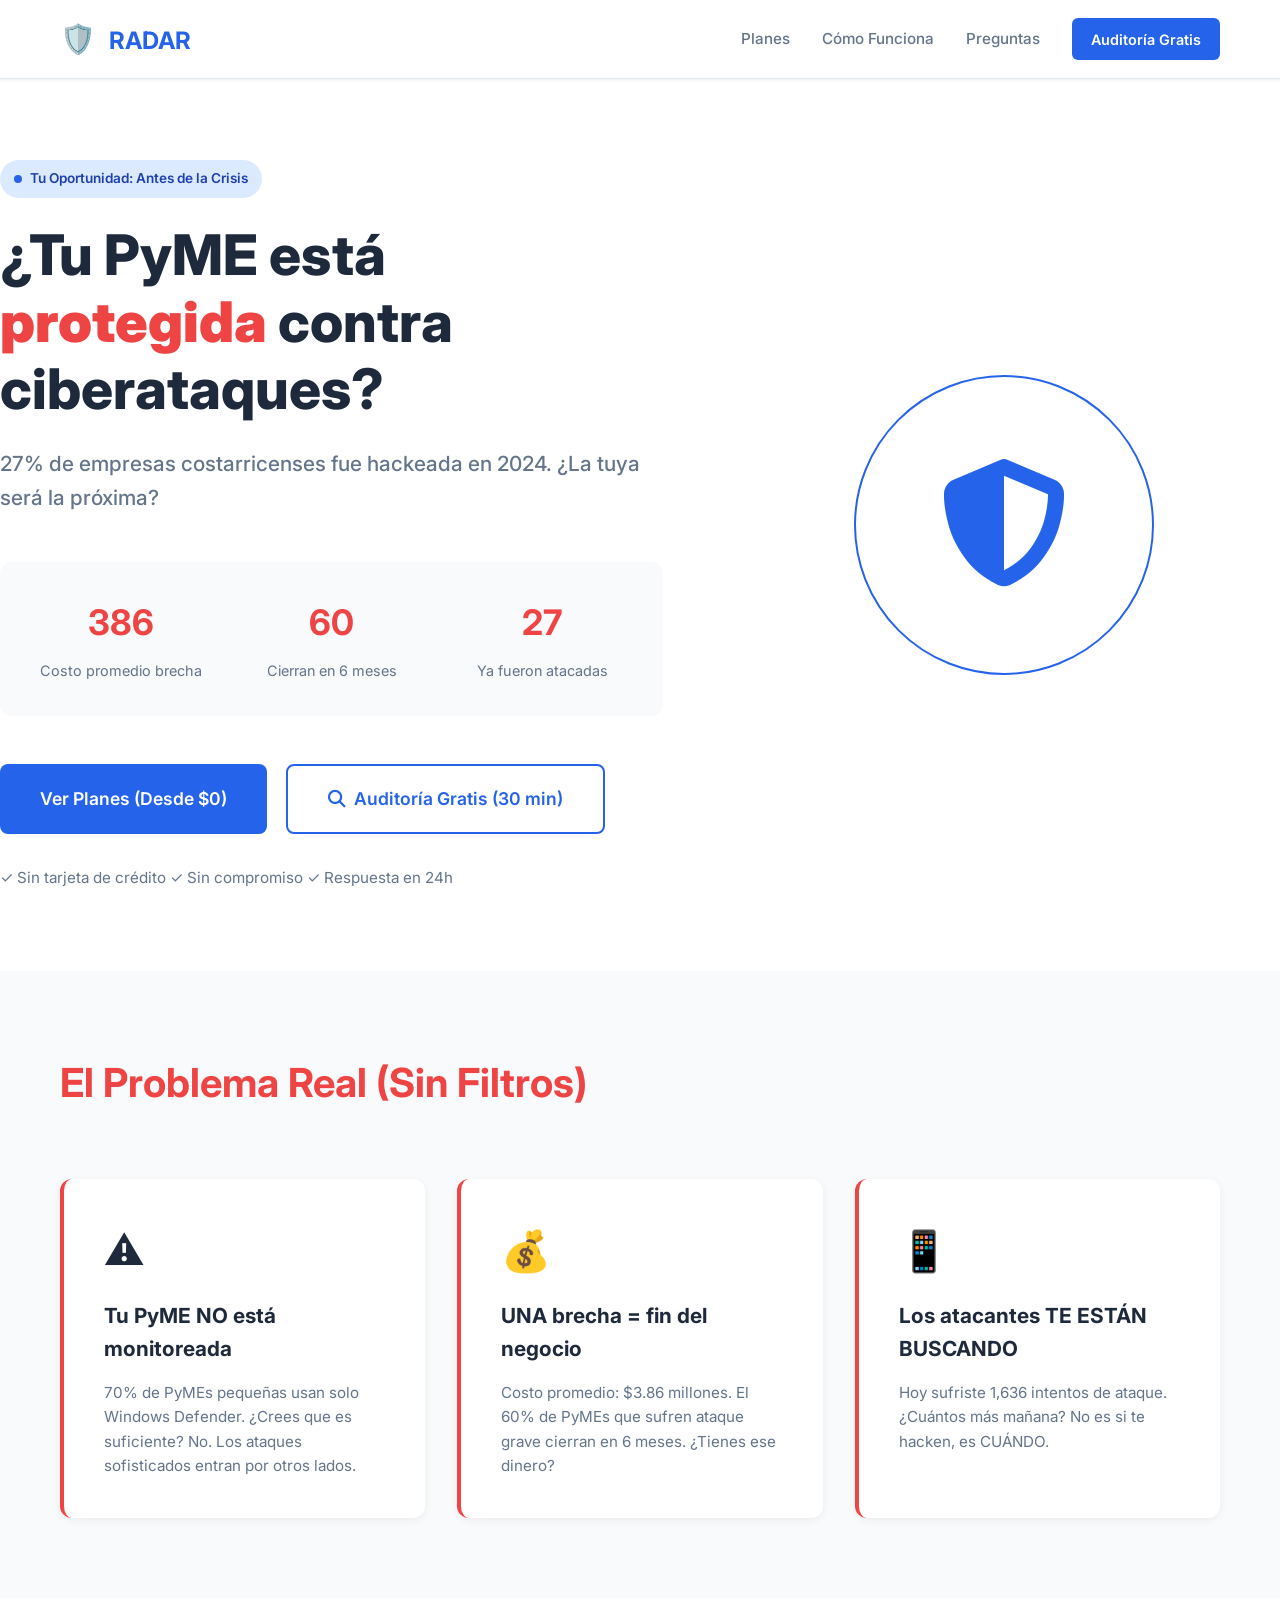
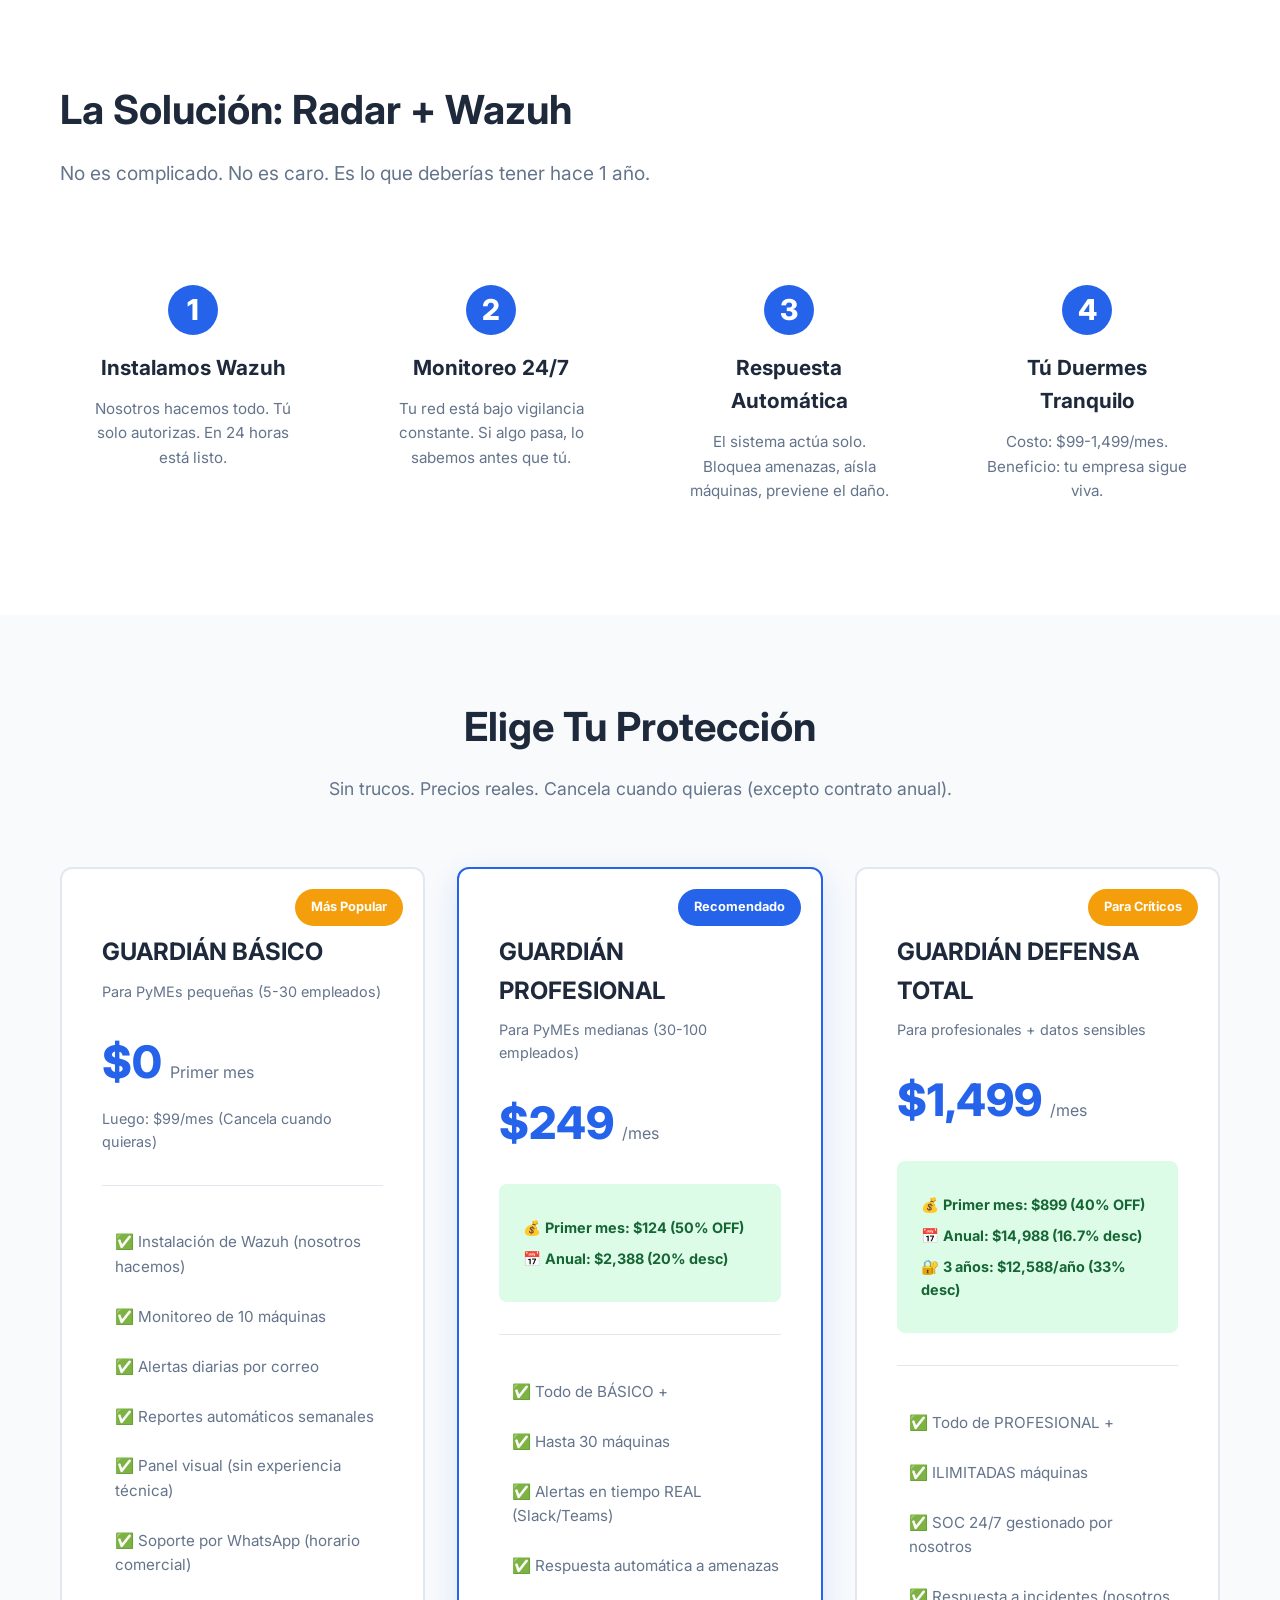
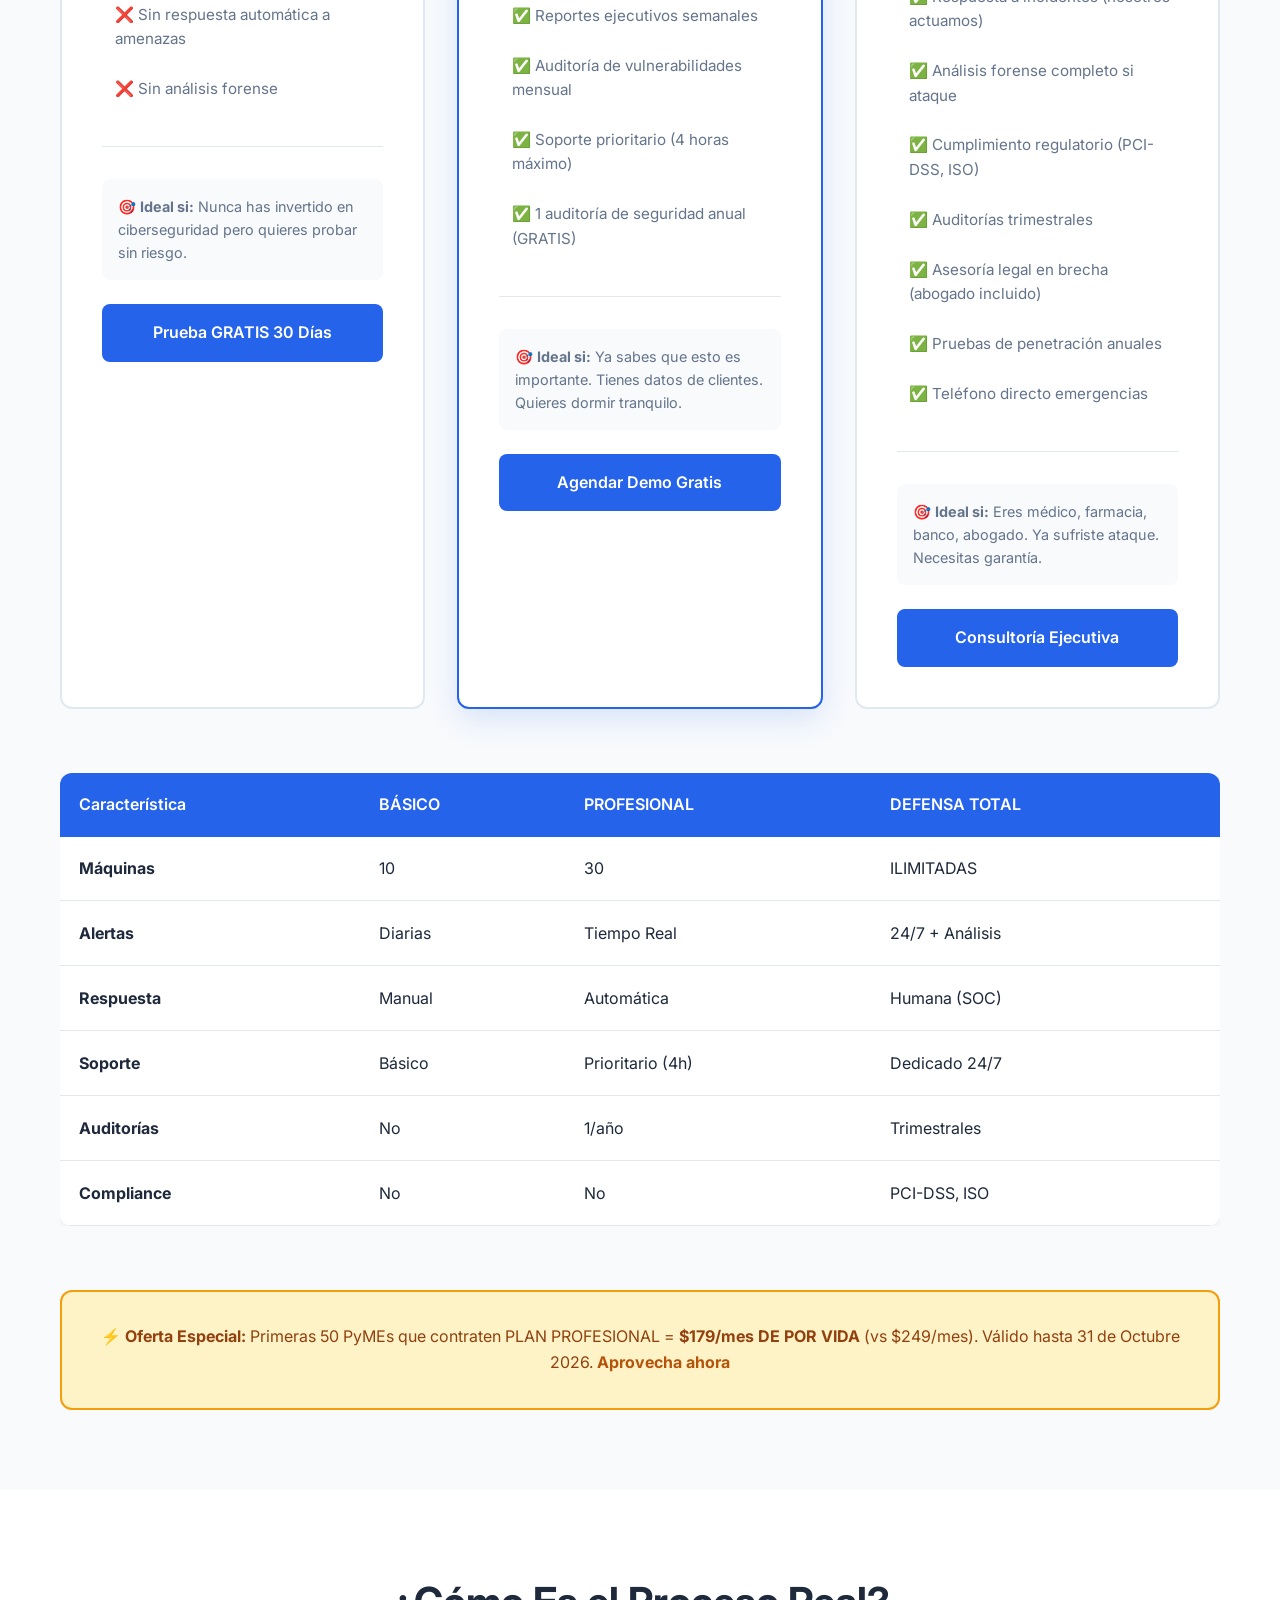
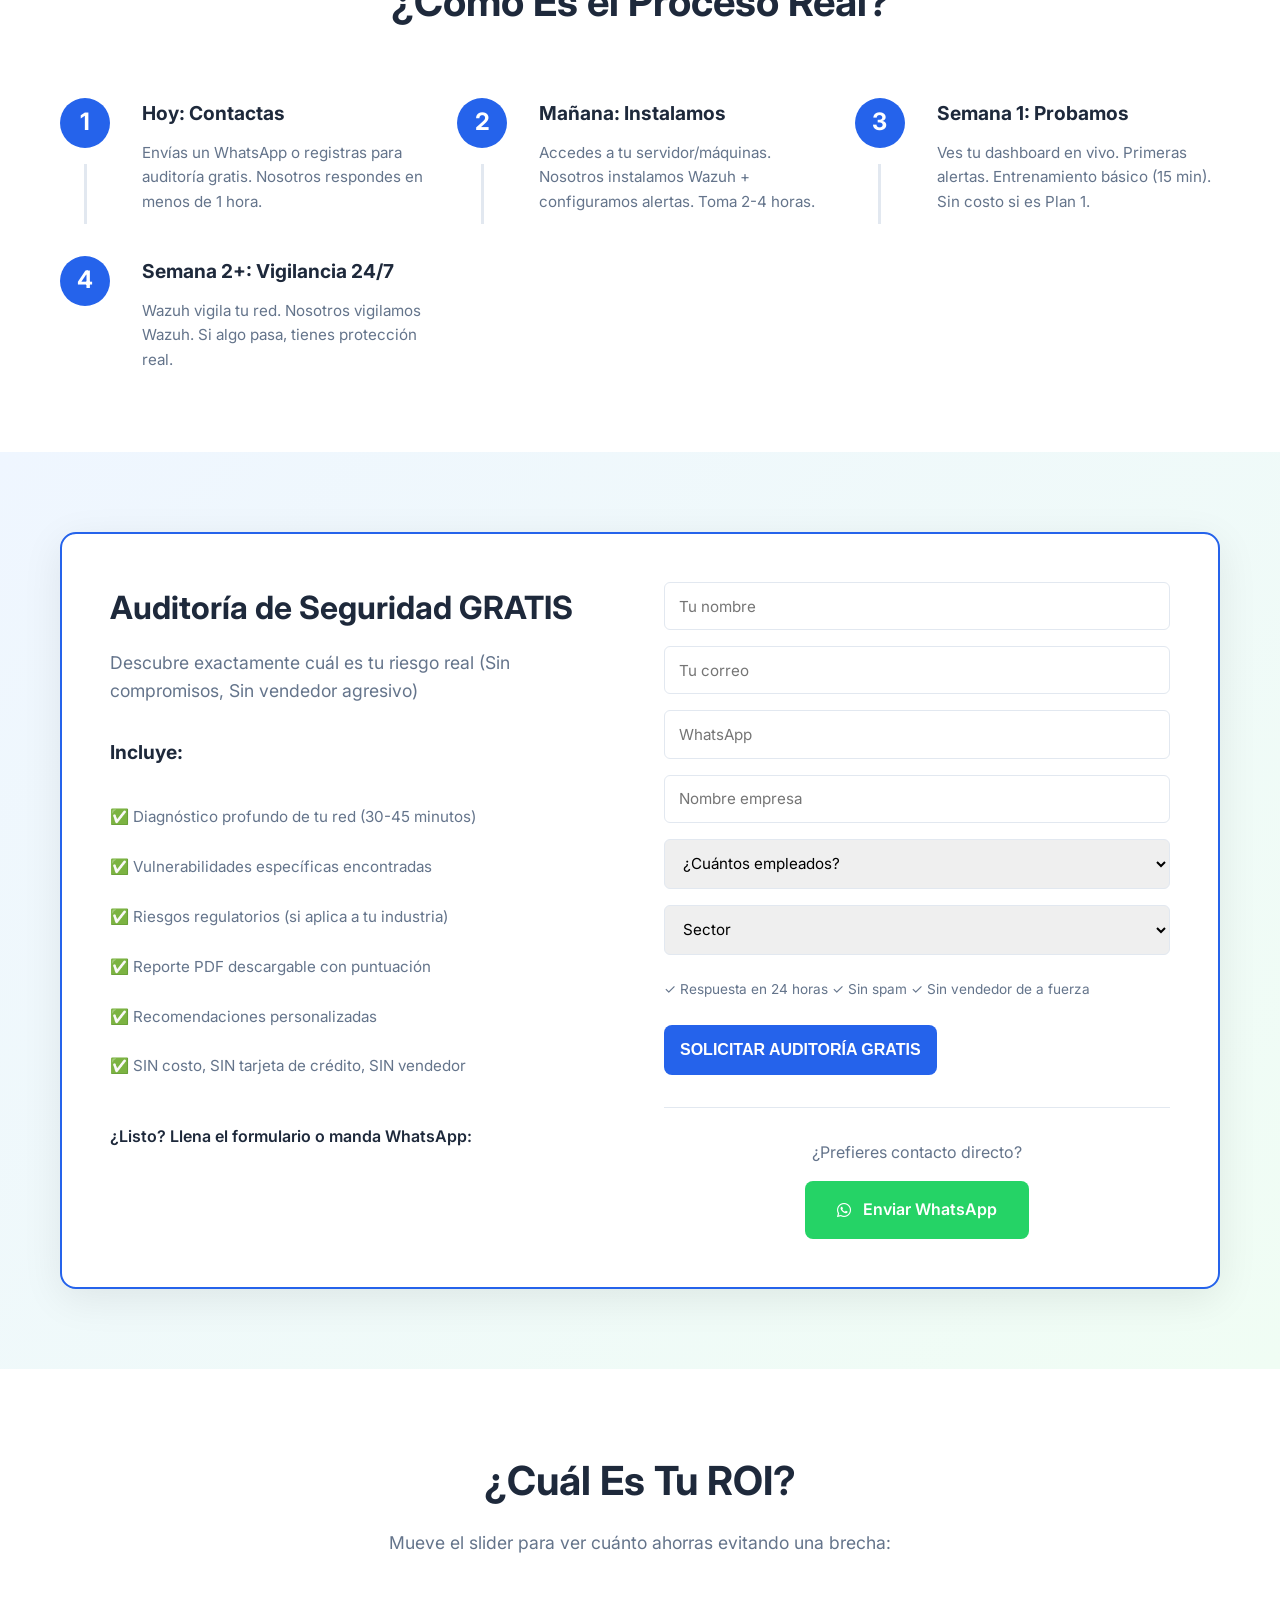
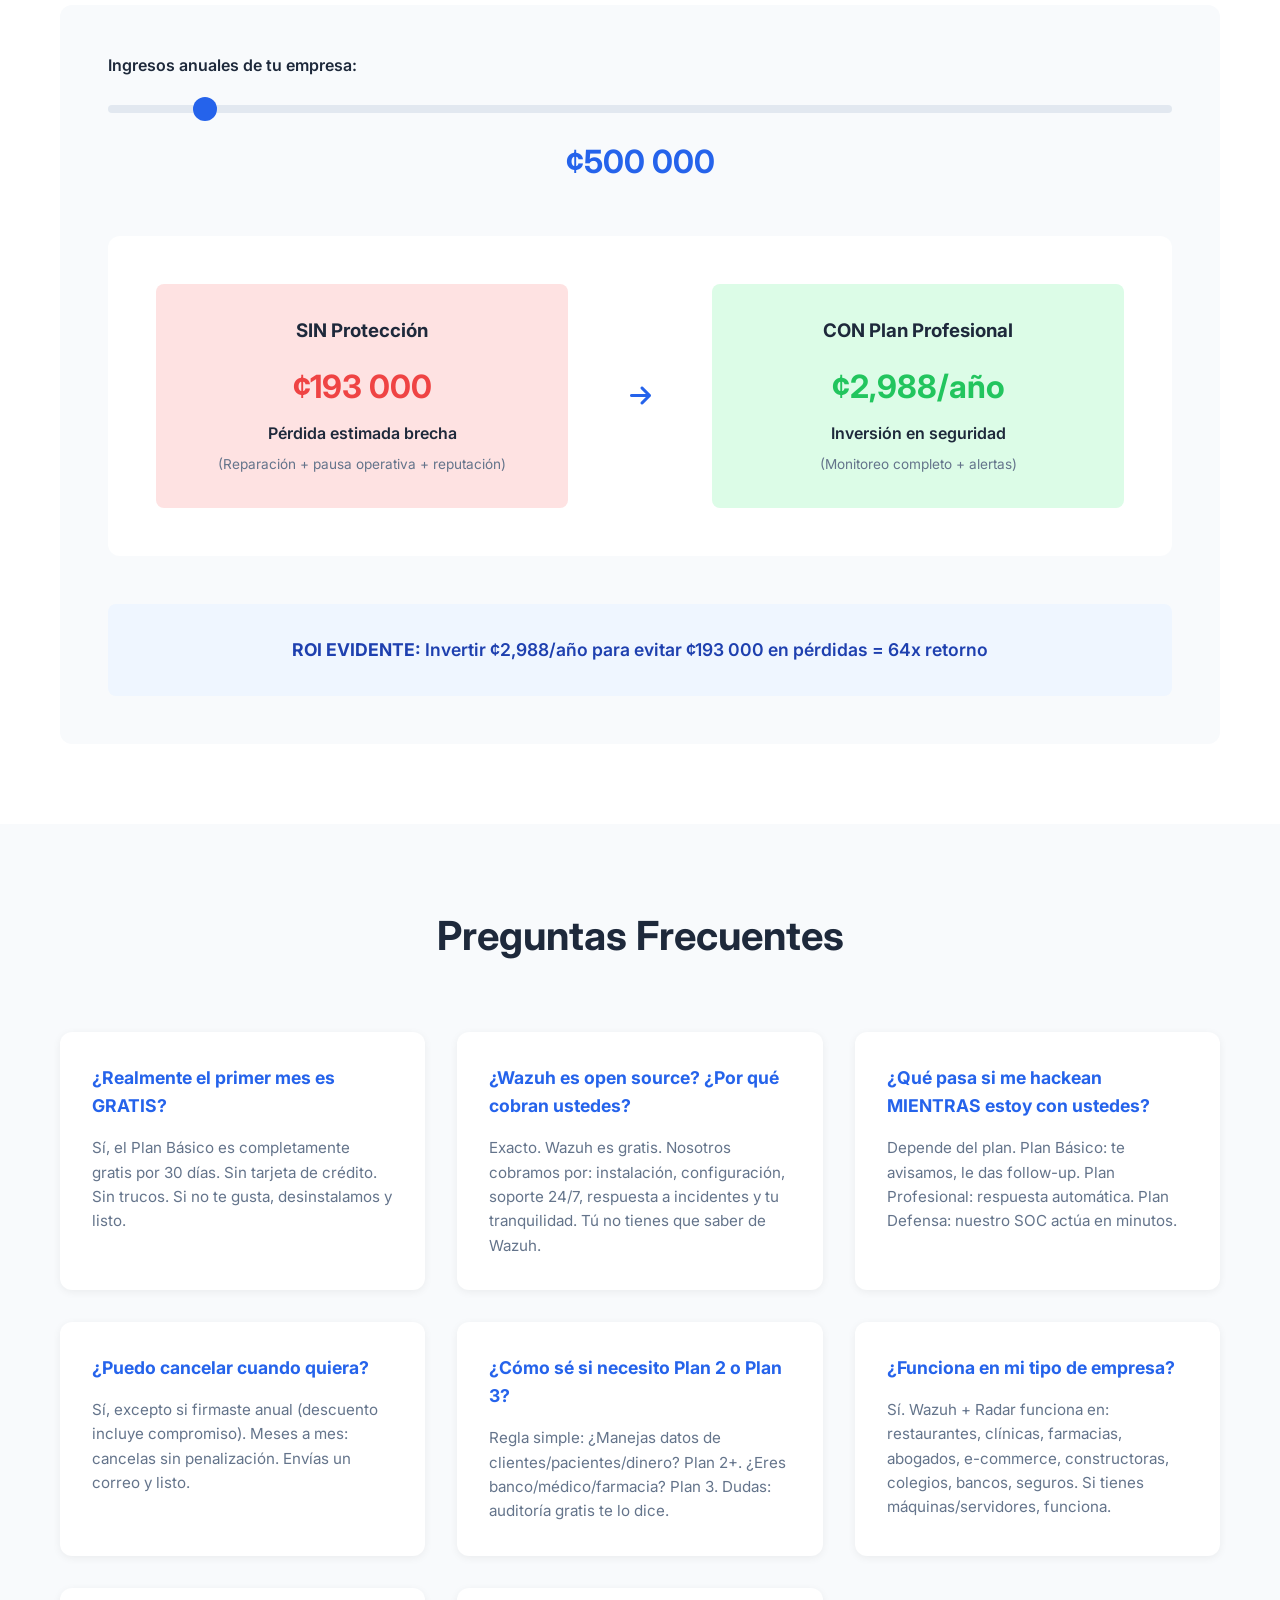
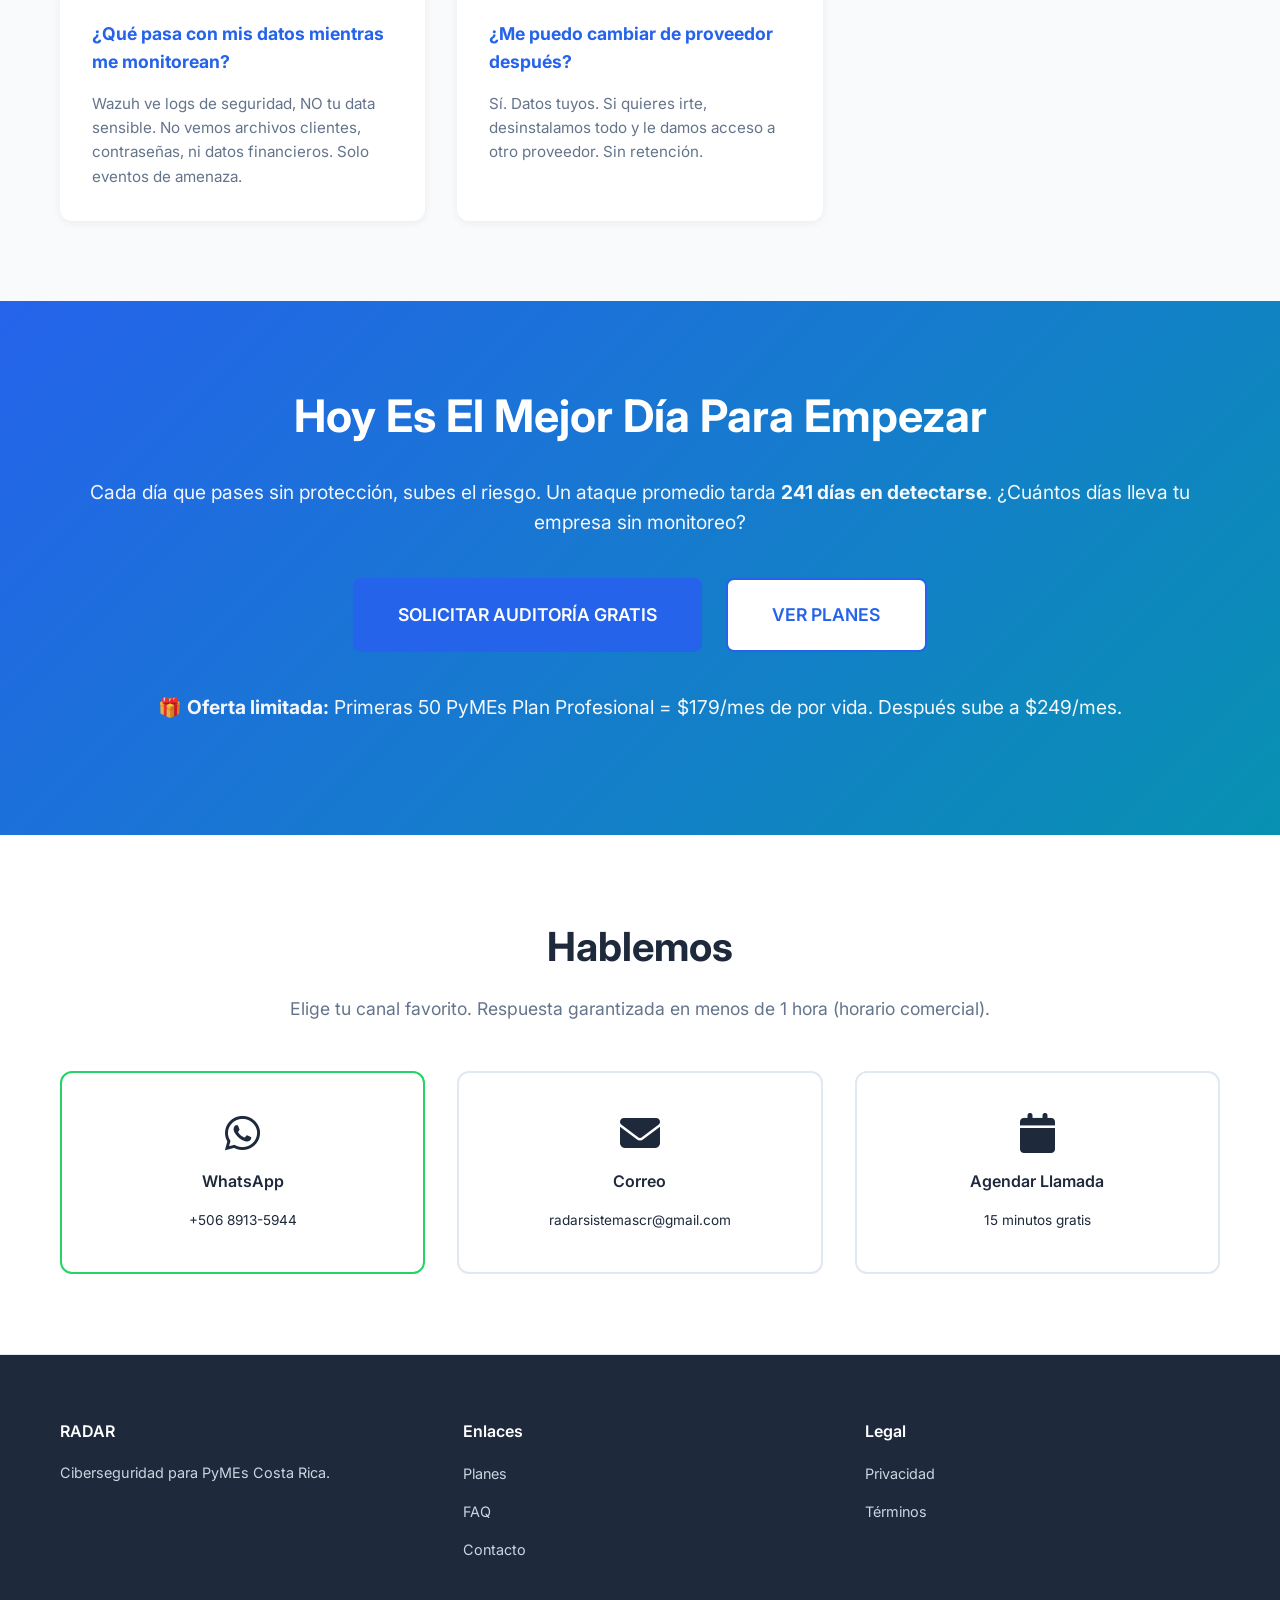
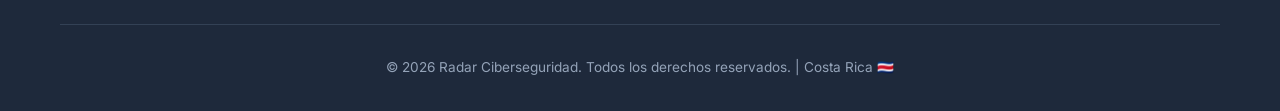
<file: index.html>
<!DOCTYPE html>
<html lang="es">
<head>
    <meta charset="UTF-8">
    <meta name="viewport" content="width=device-width, initial-scale=1.0">
    <title>Radar | Ciberseguridad para PyMEs Costa Rica - Wazuh 24/7</title>
    <meta name="description" content="Protege tu PyME de ciberataques. Monitoreo 24/7 con Wazuh. Desde $0 (prueba gratis 30 días). Auditoría de seguridad sin costo. ¿Tu empresa está preparada?">
    <meta name="keywords" content="ciberseguridad Costa Rica, Wazuh, SIEM, protección PyME, monitoreo 24/7">
    <meta property="og:title" content="Radar | Ciberseguridad para PyMEs Costa Rica">
    <meta property="og:description" content="27% de PyMEs fue hackeada. ¿La tuya será la próxima? Protección desde $99/mes.">
    <link rel="icon" type="image/x-icon" href="favicon.ico">
    <link rel="preconnect" href="https://fonts.googleapis.com">
    <link rel="preconnect" href="https://fonts.gstatic.com" crossorigin>
    <link href="https://fonts.googleapis.com/css2?family=Inter:wght@300;400;500;600;700&family=Space+Grotesk:wght@600;700&display=swap" rel="stylesheet">
    <link rel="stylesheet" href="https://cdnjs.cloudflare.com/ajax/libs/font-awesome/6.4.0/css/all.min.css">
    <link rel="stylesheet" href="styles-new.css">
</head>
<body>
    <!-- NAV MEJORADO -->
    <nav class="navbar">
        <div class="nav-container">
            <div class="logo">
                <span class="logo-icon">🛡️</span> <strong>RADAR</strong>
            </div>
            <div class="nav-links">
                <a href="#planes" class="nav-link">Planes</a>
                <a href="#como-funciona" class="nav-link">Cómo Funciona</a>
                <a href="#faq" class="nav-link">Preguntas</a>
                <a href="#contacto" class="btn-nav-cta">Auditoría Gratis</a>
            </div>
        </div>
    </nav>

    <!-- HERO SECTION - EL GANCHO -->
    <section class="hero">
        <div class="hero-content">
            <div class="hero-badge">
                <span class="badge-dot"></span> Tu Oportunidad: Antes de la Crisis
            </div>
            <h1 class="hero-title">¿Tu PyME está <span class="highlight-danger">protegida</span> contra ciberataques?</h1>
            <p class="hero-subtitle">27% de empresas costarricenses fue hackeada en 2024. ¿La tuya será la próxima?</p>
            
            <div class="stats-row">
                <div class="stat">
                    <strong>$3.86M</strong>
                    <small>Costo promedio brecha</small>
                </div>
                <div class="stat">
                    <strong>60%</strong>
                    <small>Cierran en 6 meses</small>
                </div>
                <div class="stat">
                    <strong>27%</strong>
                    <small>Ya fueron atacadas</small>
                </div>
            </div>

            <div class="hero-ctas">
                <a href="#planes" class="btn-primary btn-lg">Ver Planes (Desde $0)</a>
                <a href="#auditoria" class="btn-secondary btn-lg">
                    <i class="fas fa-search"></i> Auditoría Gratis (30 min)
                </a>
            </div>

            <p class="hero-trust">✓ Sin tarjeta de crédito ✓ Sin compromiso ✓ Respuesta en 24h</p>
        </div>

        <div class="hero-visual">
            <div class="security-icon-large">
                <div class="shield-animated">
                    <i class="fas fa-shield-alt"></i>
                    <div class="pulse-ring"></div>
                </div>
            </div>
        </div>
    </section>

    <!-- PROBLEMA CLARO -->
    <section class="problema-section">
        <div class="container">
            <h2>El Problema Real (Sin Filtros)</h2>
            <div class="problema-grid">
                <div class="problema-card">
                    <div class="problema-icon">⚠️</div>
                    <h3>Tu PyME NO está monitoreada</h3>
                    <p>70% de PyMEs pequeñas usan solo Windows Defender. ¿Crees que es suficiente? No. Los ataques sofisticados entran por otros lados.</p>
                </div>
                <div class="problema-card">
                    <div class="problema-icon">💰</div>
                    <h3>UNA brecha = fin del negocio</h3>
                    <p>Costo promedio: $3.86 millones. El 60% de PyMEs que sufren ataque grave cierran en 6 meses. ¿Tienes ese dinero?</p>
                </div>
                <div class="problema-card">
                    <div class="problema-icon">📱</div>
                    <h3>Los atacantes TE ESTÁN BUSCANDO</h3>
                    <p>Hoy sufriste 1,636 intentos de ataque. ¿Cuántos más mañana? No es si te hacken, es CUÁNDO.</p>
                </div>
            </div>
        </div>
    </section>

    <!-- SOLUCIÓN SIMPLE -->
    <section class="solucion-section">
        <div class="container">
            <h2>La Solución: <strong>Radar + Wazuh</strong></h2>
            <p class="solucion-intro">No es complicado. No es caro. Es lo que deberías tener hace 1 año.</p>

            <div class="solucion-steps">
                <div class="step">
                    <div class="step-number">1</div>
                    <h3>Instalamos Wazuh</h3>
                    <p>Nosotros hacemos todo. Tú solo autorizas. En 24 horas está listo.</p>
                </div>
                <div class="step">
                    <div class="step-number">2</div>
                    <h3>Monitoreo 24/7</h3>
                    <p>Tu red está bajo vigilancia constante. Si algo pasa, lo sabemos antes que tú.</p>
                </div>
                <div class="step">
                    <div class="step-number">3</div>
                    <h3>Respuesta Automática</h3>
                    <p>El sistema actúa solo. Bloquea amenazas, aísla máquinas, previene el daño.</p>
                </div>
                <div class="step">
                    <div class="step-number">4</div>
                    <h3>Tú Duermes Tranquilo</h3>
                    <p>Costo: $99-1,499/mes. Beneficio: tu empresa sigue viva.</p>
                </div>
            </div>
        </div>
    </section>

    <!-- PLANES (EL CORE) -->
    <section class="planes-section" id="planes">
        <div class="container">
            <h2>Elige Tu Protección</h2>
            <p class="planes-intro">Sin trucos. Precios reales. Cancela cuando quieras (excepto contrato anual).</p>

            <div class="planes-grid">
                <!-- PLAN 1: BÁSICO -->
                <div class="plan-card plan-1">
                    <div class="plan-badge">Más Popular</div>
                    <h3>GUARDIÁN BÁSICO</h3>
                    <p class="plan-subtitle">Para PyMEs pequeñas (5-30 empleados)</p>
                    
                    <div class="plan-price">
                        <span class="price-amount">$0</span>
                        <span class="price-period">Primer mes</span>
                    </div>
                    <p class="plan-after">Luego: $99/mes (Cancela cuando quieras)</p>

                    <ul class="plan-features">
                        <li>✅ Instalación de Wazuh (nosotros hacemos)</li>
                        <li>✅ Monitoreo de 10 máquinas</li>
                        <li>✅ Alertas diarias por correo</li>
                        <li>✅ Reportes automáticos semanales</li>
                        <li>✅ Panel visual (sin experiencia técnica)</li>
                        <li>✅ Soporte por WhatsApp (horario comercial)</li>
                        <li>❌ Sin respuesta automática a amenazas</li>
                        <li>❌ Sin análisis forense</li>
                    </ul>

                    <p class="plan-description">🎯 <strong>Ideal si:</strong> Nunca has invertido en ciberseguridad pero quieres probar sin riesgo.</p>

                    <a href="#auditoria" class="btn-plan-cta">Prueba GRATIS 30 Días</a>
                </div>

                <!-- PLAN 2: PROFESIONAL -->
                <div class="plan-card plan-2 plan-destacado">
                    <div class="plan-badge badge-recomendado">Recomendado</div>
                    <h3>GUARDIÁN PROFESIONAL</h3>
                    <p class="plan-subtitle">Para PyMEs medianas (30-100 empleados)</p>
                    
                    <div class="plan-price">
                        <span class="price-amount">$249</span>
                        <span class="price-period">/mes</span>
                    </div>
                    <div class="plan-discount">
                        <p>💰 <strong>Primer mes: $124 (50% OFF)</strong></p>
                        <p>📅 <strong>Anual: $2,388 (20% desc)</strong></p>
                    </div>

                    <ul class="plan-features">
                        <li>✅ Todo de BÁSICO +</li>
                        <li>✅ Hasta 30 máquinas</li>
                        <li>✅ Alertas en tiempo REAL (Slack/Teams)</li>
                        <li>✅ Respuesta automática a amenazas</li>
                        <li>✅ Reportes ejecutivos semanales</li>
                        <li>✅ Auditoría de vulnerabilidades mensual</li>
                        <li>✅ Soporte prioritario (4 horas máximo)</li>
                        <li>✅ 1 auditoría de seguridad anual (GRATIS)</li>
                    </ul>

                    <p class="plan-description">🎯 <strong>Ideal si:</strong> Ya sabes que esto es importante. Tienes datos de clientes. Quieres dormir tranquilo.</p>

                    <a href="#contacto-plan2" class="btn-plan-cta btn-plan-destacado">Agendar Demo Gratis</a>
                </div>

                <!-- PLAN 3: DEFENSA TOTAL -->
                <div class="plan-card plan-3">
                    <div class="plan-badge">Para Críticos</div>
                    <h3>GUARDIÁN DEFENSA TOTAL</h3>
                    <p class="plan-subtitle">Para profesionales + datos sensibles</p>
                    
                    <div class="plan-price">
                        <span class="price-amount">$1,499</span>
                        <span class="price-period">/mes</span>
                    </div>
                    <div class="plan-discount">
                        <p>💰 <strong>Primer mes: $899 (40% OFF)</strong></p>
                        <p>📅 <strong>Anual: $14,988 (16.7% desc)</strong></p>
                        <p>🔐 <strong>3 años: $12,588/año (33% desc)</strong></p>
                    </div>

                    <ul class="plan-features">
                        <li>✅ Todo de PROFESIONAL +</li>
                        <li>✅ ILIMITADAS máquinas</li>
                        <li>✅ SOC 24/7 gestionado por nosotros</li>
                        <li>✅ Respuesta a incidentes (nosotros actuamos)</li>
                        <li>✅ Análisis forense completo si ataque</li>
                        <li>✅ Cumplimiento regulatorio (PCI-DSS, ISO)</li>
                        <li>✅ Auditorías trimestrales</li>
                        <li>✅ Asesoría legal en brecha (abogado incluido)</li>
                        <li>✅ Pruebas de penetración anuales</li>
                        <li>✅ Teléfono directo emergencias</li>
                    </ul>

                    <p class="plan-description">🎯 <strong>Ideal si:</strong> Eres médico, farmacia, banco, abogado. Ya sufriste ataque. Necesitas garantía.</p>

                    <a href="#contacto-plan3" class="btn-plan-cta">Consultoría Ejecutiva</a>
                </div>
            </div>

            <!-- COMPARATIVA RÁPIDA -->
            <div class="planes-comparativa">
                <table>
                    <tr>
                        <th>Característica</th>
                        <th>BÁSICO</th>
                        <th>PROFESIONAL</th>
                        <th>DEFENSA TOTAL</th>
                    </tr>
                    <tr>
                        <td><strong>Máquinas</strong></td>
                        <td>10</td>
                        <td>30</td>
                        <td>ILIMITADAS</td>
                    </tr>
                    <tr>
                        <td><strong>Alertas</strong></td>
                        <td>Diarias</td>
                        <td>Tiempo Real</td>
                        <td>24/7 + Análisis</td>
                    </tr>
                    <tr>
                        <td><strong>Respuesta</strong></td>
                        <td>Manual</td>
                        <td>Automática</td>
                        <td>Humana (SOC)</td>
                    </tr>
                    <tr>
                        <td><strong>Soporte</strong></td>
                        <td>Básico</td>
                        <td>Prioritario (4h)</td>
                        <td>Dedicado 24/7</td>
                    </tr>
                    <tr>
                        <td><strong>Auditorías</strong></td>
                        <td>No</td>
                        <td>1/año</td>
                        <td>Trimestrales</td>
                    </tr>
                    <tr>
                        <td><strong>Compliance</strong></td>
                        <td>No</td>
                        <td>No</td>
                        <td>PCI-DSS, ISO</td>
                    </tr>
                </table>
            </div>

            <div class="planes-nota">
                <p><strong>⚡ Oferta Especial:</strong> Primeras 50 PyMEs que contraten PLAN PROFESIONAL = <strong>$179/mes DE POR VIDA</strong> (vs $249/mes). Válido hasta 31 de Octubre 2026. <a href="#contacto">Aprovecha ahora</a></p>
            </div>
        </div>
    </section>

    <!-- CÓMO FUNCIONA -->
    <section class="como-funciona" id="como-funciona">
        <div class="container">
            <h2>¿Cómo Es el Proceso Real?</h2>
            
            <div class="proceso-timeline">
                <div class="timeline-item">
                    <div class="timeline-marker">
                        <span class="timeline-number">1</span>
                    </div>
                    <div class="timeline-content">
                        <h3>Hoy: Contactas</h3>
                        <p>Envías un WhatsApp o registras para auditoría gratis. Nosotros respondes en menos de 1 hora.</p>
                    </div>
                </div>

                <div class="timeline-item">
                    <div class="timeline-marker">
                        <span class="timeline-number">2</span>
                    </div>
                    <div class="timeline-content">
                        <h3>Mañana: Instalamos</h3>
                        <p>Accedes a tu servidor/máquinas. Nosotros instalamos Wazuh + configuramos alertas. Toma 2-4 horas.</p>
                    </div>
                </div>

                <div class="timeline-item">
                    <div class="timeline-marker">
                        <span class="timeline-number">3</span>
                    </div>
                    <div class="timeline-content">
                        <h3>Semana 1: Probamos</h3>
                        <p>Ves tu dashboard en vivo. Primeras alertas. Entrenamiento básico (15 min). Sin costo si es Plan 1.</p>
                    </div>
                </div>

                <div class="timeline-item">
                    <div class="timeline-marker">
                        <span class="timeline-number">4</span>
                    </div>
                    <div class="timeline-content">
                        <h3>Semana 2+: Vigilancia 24/7</h3>
                        <p>Wazuh vigila tu red. Nosotros vigilamos Wazuh. Si algo pasa, tienes protección real.</p>
                    </div>
                </div>
            </div>
        </div>
    </section>

    <!-- AUDITORÍA GRATIS (LEAD MAGNET) -->
    <section class="auditoria-section" id="auditoria">
        <div class="container">
            <div class="auditoria-card">
                <div class="auditoria-content">
                    <h2>Auditoría de Seguridad GRATIS</h2>
                    <p class="auditoria-subtitle">Descubre exactamente cuál es tu riesgo real (Sin compromisos, Sin vendedor agresivo)</p>

                    <div class="auditoria-include">
                        <h3>Incluye:</h3>
                        <ul>
                            <li>✅ Diagnóstico profundo de tu red (30-45 minutos)</li>
                            <li>✅ Vulnerabilidades específicas encontradas</li>
                            <li>✅ Riesgos regulatorios (si aplica a tu industria)</li>
                            <li>✅ Reporte PDF descargable con puntuación</li>
                            <li>✅ Recomendaciones personalizadas</li>
                            <li>✅ SIN costo, SIN tarjeta de crédito, SIN vendedor</li>
                        </ul>
                    </div>

                    <p class="auditoria-cta-text">¿Listo? Llena el formulario o manda WhatsApp:</p>
                </div>

                <div class="auditoria-form">
                    <form id="form-auditoria">
                        <div class="form-group">
                            <input type="text" placeholder="Tu nombre" required>
                        </div>
                        <div class="form-group">
                            <input type="email" placeholder="Tu correo" required>
                        </div>
                        <div class="form-group">
                            <input type="tel" placeholder="WhatsApp" required>
                        </div>
                        <div class="form-group">
                            <input type="text" placeholder="Nombre empresa" required>
                        </div>
                        <div class="form-group">
                            <select required>
                                <option value="">¿Cuántos empleados?</option>
                                <option value="1-5">1-5</option>
                                <option value="6-20">6-20</option>
                                <option value="21-50">21-50</option>
                                <option value="51-100">51-100</option>
                                <option value="100+">100+</option>
                            </select>
                        </div>
                        <div class="form-group">
                            <select required>
                                <option value="">Sector</option>
                                <option value="salud">Salud (Clínica/Farmacia)</option>
                                <option value="finanzas">Finanzas</option>
                                <option value="ecommerce">E-commerce</option>
                                <option value="legal">Legal/Asesoría</option>
                                <option value="educacion">Educación</option>
                                <option value="otro">Otro</option>
                            </select>
                        </div>
                        <p class="form-note">✓ Respuesta en 24 horas ✓ Sin spam ✓ Sin vendedor de a fuerza</p>
                        <button type="submit" class="btn-form-submit">SOLICITAR AUDITORÍA GRATIS</button>
                    </form>

                    <div class="auditoria-whatsapp">
                        <p>¿Prefieres contacto directo?</p>
                        <a href="https://wa.me/50689135944?text=Hola%20Radar%2C%20quiero%20una%20auditor%C3%ADa%20de%20seguridad%20gratis" target="_blank" class="btn-whatsapp">
                            <i class="fab fa-whatsapp"></i> Enviar WhatsApp
                        </a>
                    </div>
                </div>
            </div>
        </div>
    </section>

    <!-- SOCIAL PROOF -->
    

    <!-- CALCULADORA ROI (INTERACTIVA) -->
    <section class="roi-section">
        <div class="container">
            <h2>¿Cuál Es Tu ROI?</h2>
            <p class="roi-intro">Mueve el slider para ver cuánto ahorras evitando una brecha:</p>

            <div class="roi-calculator">
                <div class="roi-input">
                    <label>Ingresos anuales de tu empresa:</label>
                    <input type="range" id="roi-slider" min="100000" max="5000000" step="50000" value="500000" class="roi-slider">
                    <p class="roi-value">¢<span id="roi-display">500,000</span></p>
                </div>

                <div class="roi-comparison">
                    <div class="roi-item sin-plan">
                        <h3>SIN Protección</h3>
                        <p class="roi-number">¢<span id="roi-loss">1,930,000</span></p>
                        <p class="roi-label">Pérdida estimada brecha</p>
                        <p class="roi-note">(Reparación + pausa operativa + reputación)</p>
                    </div>

                    <div class="roi-separator">
                        <i class="fas fa-arrow-right"></i>
                    </div>

                    <div class="roi-item con-plan">
                        <h3>CON Plan Profesional</h3>
                        <p class="roi-number">¢2,988/año</p>
                        <p class="roi-label">Inversión en seguridad</p>
                        <p class="roi-note">(Monitoreo completo + alertas)</p>
                    </div>
                </div>

                <div class="roi-result">
                    <p><strong>ROI EVIDENTE:</strong> Invertir ¢2,988/año para evitar ¢<span id="roi-total">1,930,000</span> en pérdidas = <span id="roi-percent">646x</span> retorno</p>
                </div>
            </div>
        </div>
    </section>

    <!-- FAQ -->
    <section class="faq-section" id="faq">
        <div class="container">
            <h2>Preguntas Frecuentes</h2>

            <div class="faq-grid">
                <div class="faq-item">
                    <h3>¿Realmente el primer mes es GRATIS?</h3>
                    <p>Sí, el Plan Básico es completamente gratis por 30 días. Sin tarjeta de crédito. Sin trucos. Si no te gusta, desinstalamos y listo.</p>
                </div>

                <div class="faq-item">
                    <h3>¿Wazuh es open source? ¿Por qué cobran ustedes?</h3>
                    <p>Exacto. Wazuh es gratis. Nosotros cobramos por: instalación, configuración, soporte 24/7, respuesta a incidentes y tu tranquilidad. Tú no tienes que saber de Wazuh.</p>
                </div>

                <div class="faq-item">
                    <h3>¿Qué pasa si me hackean MIENTRAS estoy con ustedes?</h3>
                    <p>Depende del plan. Plan Básico: te avisamos, le das follow-up. Plan Profesional: respuesta automática. Plan Defensa: nuestro SOC actúa en minutos.</p>
                </div>

                <div class="faq-item">
                    <h3>¿Puedo cancelar cuando quiera?</h3>
                    <p>Sí, excepto si firmaste anual (descuento incluye compromiso). Meses a mes: cancelas sin penalización. Envías un correo y listo.</p>
                </div>

                <div class="faq-item">
                    <h3>¿Cómo sé si necesito Plan 2 o Plan 3?</h3>
                    <p>Regla simple: ¿Manejas datos de clientes/pacientes/dinero? Plan 2+. ¿Eres banco/médico/farmacia? Plan 3. Dudas: auditoría gratis te lo dice.</p>
                </div>

                <div class="faq-item">
                    <h3>¿Funciona en mi tipo de empresa?</h3>
                    <p>Sí. Wazuh + Radar funciona en: restaurantes, clínicas, farmacias, abogados, e-commerce, constructoras, colegios, bancos, seguros. Si tienes máquinas/servidores, funciona.</p>
                </div>

                <div class="faq-item">
                    <h3>¿Qué pasa con mis datos mientras me monitorean?</h3>
                    <p>Wazuh ve logs de seguridad, NO tu data sensible. No vemos archivos clientes, contraseñas, ni datos financieros. Solo eventos de amenaza.</p>
                </div>

                <div class="faq-item">
                    <h3>¿Me puedo cambiar de proveedor después?</h3>
                    <p>Sí. Datos tuyos. Si quieres irte, desinstalamos todo y le damos acceso a otro proveedor. Sin retención.</p>
                </div>
            </div>
        </div>
    </section>

    <!-- URGENCIA + CTA FINAL -->
    <section class="cta-final">
        <div class="container">
            <div class="urgencia-box">
                <h2>Hoy Es El Mejor Día Para Empezar</h2>
                <p>Cada día que pases sin protección, subes el riesgo. Un ataque promedio tarda <strong>241 días en detectarse</strong>. ¿Cuántos días lleva tu empresa sin monitoreo?</p>

                <div class="cta-botones">
                    <a href="#auditoria" class="btn-primary btn-xl">SOLICITAR AUDITORÍA GRATIS</a>
                    <a href="#planes" class="btn-secondary btn-xl">VER PLANES</a>
                </div>

                <p class="cta-bonus">🎁 <strong>Oferta limitada:</strong> Primeras 50 PyMEs Plan Profesional = $179/mes de por vida. Después sube a $249/mes.</p>
            </div>
        </div>
    </section>

    <!-- CONTACTO -->
    <section class="contacto-section" id="contacto">
        <div class="container">
            <h2>Hablemos</h2>
            <p>Elige tu canal favorito. Respuesta garantizada en menos de 1 hora (horario comercial).</p>

            <div class="contacto-opciones">
                <a href="https://wa.me/50689135944?text=Hola%20Radar%2C%20quiero%20saber%20m%C3%A1s%20sobre%20ciberseguridad" target="_blank" class="contacto-btn whatsapp">
                    <i class="fab fa-whatsapp"></i>
                    <span>WhatsApp</span>
                    <small>+506 8913-5944</small>
                </a>

                <a href="mailto:radarsistemscr@gmail.com" class="contacto-btn email">
                    <i class="fas fa-envelope"></i>
                    <span>Correo</span>
                    <small>radarsistemascr@gmail.com</small>
                </a>

                <a href="#" class="contacto-btn calendar">
                    <i class="fas fa-calendar"></i>
                    <span>Agendar Llamada</span>
                    <small>15 minutos gratis</small>
                </a>
            </div>
        </div>
    </section>

    <!-- FOOTER -->
    <footer class="footer">
        <div class="container">
            <div class="footer-content">
                <div class="footer-col">
                    <h4>RADAR</h4>
                    <p>Ciberseguridad para PyMEs Costa Rica.</p>
                </div>
                <div class="footer-col">
                    <h4>Enlaces</h4>
                    <ul>
                        <li><a href="#planes">Planes</a></li>
                        <li><a href="#faq">FAQ</a></li>
                        <li><a href="#contacto">Contacto</a></li>
                    </ul>
                </div>
                <div class="footer-col">
                    <h4>Legal</h4>
                    <ul>
                        <li><a href="#">Privacidad</a></li>
                        <li><a href="#">Términos</a></li>
                    </ul>
                </div>
            </div>
            <div class="footer-bottom">
                <p>&copy; 2026 Radar Ciberseguridad. Todos los derechos reservados. | Costa Rica 🇨🇷</p>
            </div>
        </div>
    </footer>

    <script src="scripts-new.js" defer></script>
</body>
</html>
</file>
<file: styles-new.css>
:root {
    --primary: #2563eb;
    --primary-dark: #1e40af;
    --primary-light: #3b82f6;
    --secondary: #10b981;
    --danger: #ef4444;
    --warning: #f59e0b;
    --dark: #0f172a;
    --gray-light: #f8fafc;
    --gray-medium: #64748b;
    --gray-dark: #1e293b;
    --text-primary: #1e293b;
    --text-secondary: #64748b;
    --border-color: #e2e8f0;
    --bg-light: #f8fafc;
    --success: #22c55e;
}

* {
    margin: 0;
    padding: 0;
    box-sizing: border-box;
}

html {
    scroll-behavior: smooth;
}

body {
    font-family: 'Inter', sans-serif;
    color: var(--text-primary);
    background-color: #ffffff;
    line-height: 1.6;
}

.container {
    max-width: 1200px;
    margin: 0 auto;
    padding: 0 20px;
}

/* ===== NAV ===== */
.navbar {
    position: fixed;
    top: 0;
    width: 100%;
    background: white;
    border-bottom: 1px solid var(--border-color);
    padding: 1rem 0;
    z-index: 1000;
    box-shadow: 0 1px 3px rgba(0,0,0,0.08);
}

.nav-container {
    max-width: 1200px;
    margin: 0 auto;
    padding: 0 20px;
    display: flex;
    justify-content: space-between;
    align-items: center;
}

.logo {
    font-size: 1.5rem;
    font-weight: 700;
    color: var(--primary);
}

.logo-icon {
    margin-right: 8px;
    font-size: 1.8rem;
}

.nav-links {
    display: flex;
    gap: 2rem;
    align-items: center;
}

.nav-link {
    color: var(--text-secondary);
    text-decoration: none;
    font-size: 0.95rem;
    font-weight: 500;
    transition: color 0.3s;
}

.nav-link:hover {
    color: var(--primary);
}

.btn-nav-cta {
    background: var(--primary);
    color: white;
    padding: 0.6rem 1.2rem;
    border-radius: 6px;
    text-decoration: none;
    font-weight: 600;
    font-size: 0.9rem;
    transition: all 0.3s;
    border: none;
    cursor: pointer;
}

.btn-nav-cta:hover {
    background: var(--primary-dark);
    transform: translateY(-2px);
}

/* ===== HERO ===== */
.hero {
    margin-top: 80px;
    padding: 80px 0;
    display: grid;
    grid-template-columns: 1.2fr 1fr;
    gap: 4rem;
    align-items: center;
}

.hero-content {
    animation: slideInLeft 0.8s ease-out;
}

@keyframes slideInLeft {
    from {
        opacity: 0;
        transform: translateX(-30px);
    }
    to {
        opacity: 1;
        transform: translateX(0);
    }
}

.hero-badge {
    display: inline-flex;
    align-items: center;
    gap: 8px;
    background: #dbeafe;
    color: var(--primary-dark);
    padding: 8px 14px;
    border-radius: 20px;
    font-size: 0.85rem;
    font-weight: 600;
    margin-bottom: 1.5rem;
}

.badge-dot {
    width: 8px;
    height: 8px;
    background: var(--primary);
    border-radius: 50%;
    animation: pulse 2s infinite;
}

@keyframes pulse {
    0%, 100% { transform: scale(1); opacity: 1; }
    50% { transform: scale(1.2); opacity: 0.7; }
}

.hero-title {
    font-size: 3.5rem;
    font-weight: 800;
    line-height: 1.2;
    margin-bottom: 1.5rem;
    color: var(--text-primary);
}

.highlight-danger {
    color: var(--danger);
    font-weight: 900;
}

.hero-subtitle {
    font-size: 1.3rem;
    color: var(--text-secondary);
    margin-bottom: 2rem;
    font-weight: 500;
}

.stats-row {
    display: grid;
    grid-template-columns: repeat(3, 1fr);
    gap: 2rem;
    margin: 3rem 0;
    padding: 2rem;
    background: var(--bg-light);
    border-radius: 12px;
}

.stat {
    text-align: center;
}

.stat strong {
    display: block;
    font-size: 2.2rem;
    color: var(--danger);
    margin-bottom: 0.5rem;
}

.stat small {
    color: var(--text-secondary);
    font-size: 0.9rem;
}

.hero-ctas {
    display: flex;
    gap: 1.2rem;
    margin-bottom: 2rem;
    flex-wrap: wrap;
}

.btn-primary, .btn-secondary {
    padding: 1rem 2rem;
    border-radius: 8px;
    text-decoration: none;
    font-weight: 600;
    font-size: 1rem;
    transition: all 0.3s;
    border: none;
    cursor: pointer;
    display: inline-flex;
    align-items: center;
    gap: 8px;
}

.btn-primary {
    background: var(--primary);
    color: white;
}

.btn-primary:hover {
    background: var(--primary-dark);
    transform: translateY(-3px);
    box-shadow: 0 10px 20px rgba(37, 99, 235, 0.2);
}

.btn-secondary {
    background: white;
    color: var(--primary);
    border: 2px solid var(--primary);
}

.btn-secondary:hover {
    background: #eff6ff;
}

.btn-lg {
    font-size: 1.1rem;
    padding: 1.2rem 2.5rem;
}

.hero-trust {
    color: var(--text-secondary);
    font-size: 0.95rem;
}

.hero-visual {
    animation: slideInRight 0.8s ease-out;
}

@keyframes slideInRight {
    from {
        opacity: 0;
        transform: translateX(30px);
    }
    to {
        opacity: 1;
        transform: translateX(0);
    }
}

.security-icon-large {
    display: flex;
    justify-content: center;
    align-items: center;
    height: 400px;
}

.shield-animated {
    position: relative;
    font-size: 8rem;
    color: var(--primary);
    animation: float 3s ease-in-out infinite;
}

@keyframes float {
    0%, 100% { transform: translateY(0px); }
    50% { transform: translateY(-20px); }
}

.pulse-ring {
    position: absolute;
    width: 300px;
    height: 300px;
    border: 2px solid var(--primary);
    border-radius: 50%;
    top: 50%;
    left: 50%;
    transform: translate(-50%, -50%);
    animation: expandPulse 2s infinite;
}

@keyframes expandPulse {
    0% {
        width: 300px;
        height: 300px;
        opacity: 1;
    }
    100% {
        width: 400px;
        height: 400px;
        opacity: 0;
    }
}

/* ===== PROBLEMA ===== */
.problema-section {
    padding: 80px 0;
    background: var(--bg-light);
}

.problema-section h2 {
    font-size: 2.5rem;
    margin-bottom: 4rem;
    color: var(--danger);
}

.problema-grid {
    display: grid;
    grid-template-columns: repeat(auto-fit, minmax(300px, 1fr));
    gap: 2rem;
}

.problema-card {
    background: white;
    padding: 2.5rem;
    border-radius: 12px;
    border-left: 4px solid var(--danger);
    box-shadow: 0 2px 8px rgba(0,0,0,0.06);
    transition: all 0.3s;
}

.problema-card:hover {
    transform: translateY(-5px);
    box-shadow: 0 8px 20px rgba(0,0,0,0.1);
}

.problema-icon {
    font-size: 2.5rem;
    margin-bottom: 1rem;
}

.problema-card h3 {
    font-size: 1.3rem;
    margin-bottom: 1rem;
    color: var(--text-primary);
}

.problema-card p {
    color: var(--text-secondary);
    font-size: 0.95rem;
    line-height: 1.6;
}

/* ===== SOLUCIÓN ===== */
.solucion-section {
    padding: 80px 0;
}

.solucion-section h2 {
    font-size: 2.5rem;
    margin-bottom: 1rem;
}

.solucion-intro {
    font-size: 1.2rem;
    color: var(--text-secondary);
    margin-bottom: 4rem;
}

.solucion-steps {
    display: grid;
    grid-template-columns: repeat(auto-fit, minmax(250px, 1fr));
    gap: 2rem;
}

.step {
    text-align: center;
    padding: 2rem;
}

.step-number {
    display: inline-flex;
    align-items: center;
    justify-content: center;
    width: 50px;
    height: 50px;
    background: var(--primary);
    color: white;
    border-radius: 50%;
    font-weight: 800;
    font-size: 1.8rem;
    margin-bottom: 1rem;
}

.step h3 {
    font-size: 1.3rem;
    margin-bottom: 0.8rem;
    color: var(--text-primary);
}

.step p {
    color: var(--text-secondary);
    font-size: 0.95rem;
}

/* ===== PLANES ===== */
.planes-section {
    padding: 80px 0;
    background: var(--bg-light);
}

.planes-section h2 {
    font-size: 2.5rem;
    margin-bottom: 1rem;
    text-align: center;
}

.planes-intro {
    text-align: center;
    color: var(--text-secondary);
    font-size: 1.1rem;
    margin-bottom: 4rem;
}

.planes-grid {
    display: grid;
    grid-template-columns: repeat(auto-fit, minmax(350px, 1fr));
    gap: 2rem;
    margin-bottom: 4rem;
}

.plan-card {
    background: white;
    border-radius: 12px;
    padding: 2.5rem;
    border: 2px solid var(--border-color);
    transition: all 0.3s;
    position: relative;
    overflow: hidden;
}

.plan-card:hover {
    transform: translateY(-8px);
    box-shadow: 0 15px 40px rgba(0,0,0,0.1);
}

.plan-destacado {
    border-color: var(--primary);
    box-shadow: 0 10px 30px rgba(37, 99, 235, 0.15);
    transform: scale(1.02);
}

.plan-badge {
    position: absolute;
    top: 20px;
    right: 20px;
    background: var(--warning);
    color: white;
    padding: 0.5rem 1rem;
    border-radius: 20px;
    font-size: 0.8rem;
    font-weight: 700;
}

.badge-recomendado {
    background: var(--primary);
}

.plan-card h3 {
    font-size: 1.5rem;
    margin-bottom: 0.5rem;
    color: var(--text-primary);
    margin-top: 1.5rem;
}

.plan-subtitle {
    color: var(--text-secondary);
    font-size: 0.9rem;
    margin-bottom: 1.5rem;
}

.plan-price {
    display: flex;
    align-items: baseline;
    gap: 0.5rem;
    margin: 1.5rem 0 0.5rem 0;
}

.price-amount {
    font-size: 2.8rem;
    font-weight: 800;
    color: var(--primary);
}

.price-period {
    color: var(--text-secondary);
    font-size: 1rem;
}

.plan-after {
    color: var(--text-secondary);
    font-size: 0.9rem;
    margin-bottom: 1.5rem;
}

.plan-discount {
    background: #dcfce7;
    padding: 1.5rem;
    border-radius: 8px;
    margin: 1.5rem 0;
    font-size: 0.9rem;
}

.plan-discount p {
    margin: 0.5rem 0;
    color: #166534;
}

.plan-features {
    list-style: none;
    margin: 2rem 0;
    padding: 2rem 0;
    border-top: 1px solid var(--border-color);
    border-bottom: 1px solid var(--border-color);
}

.plan-features li {
    padding: 0.8rem 0;
    color: var(--text-secondary);
    font-size: 0.95rem;
    display: flex;
    align-items: center;
    gap: 0.8rem;
}

.plan-features li:before {
    content: attr(data-icon);
}

.plan-description {
    margin: 1.5rem 0;
    padding: 1rem;
    background: var(--bg-light);
    border-radius: 8px;
    font-size: 0.9rem;
    color: var(--text-secondary);
}

.btn-plan-cta {
    display: block;
    width: 100%;
    padding: 1rem;
    background: var(--primary);
    color: white;
    border: none;
    border-radius: 8px;
    font-weight: 600;
    font-size: 1rem;
    text-decoration: none;
    text-align: center;
    cursor: pointer;
    transition: all 0.3s;
    margin-top: 1.5rem;
}

.btn-plan-cta:hover {
    background: var(--primary-dark);
    transform: translateY(-2px);
}

.btn-plan-destacado {
    background: var(--primary);
}

/* TABLA COMPARATIVA */
.planes-comparativa {
    overflow-x: auto;
    margin: 4rem 0;
}

table {
    width: 100%;
    border-collapse: collapse;
    background: white;
    border-radius: 12px;
    overflow: hidden;
    box-shadow: 0 2px 8px rgba(0,0,0,0.06);
}

table th {
    background: var(--primary);
    color: white;
    padding: 1.2rem;
    text-align: left;
    font-weight: 600;
}

table td {
    padding: 1.2rem;
    border-bottom: 1px solid var(--border-color);
}

table tr:hover {
    background: var(--bg-light);
}

.planes-nota {
    background: #fef3c7;
    border: 2px solid var(--warning);
    padding: 2rem;
    border-radius: 12px;
    text-align: center;
    margin-top: 3rem;
}

.planes-nota p {
    color: #92400e;
    font-size: 1rem;
}

.planes-nota a {
    color: #b45309;
    font-weight: 700;
    text-decoration: none;
}

/* ===== CÓMO FUNCIONA ===== */
.como-funciona {
    padding: 80px 0;
}

.como-funciona h2 {
    font-size: 2.5rem;
    margin-bottom: 4rem;
    text-align: center;
}

.proceso-timeline {
    display: grid;
    grid-template-columns: repeat(auto-fit, minmax(280px, 1fr));
    gap: 2rem;
}

.timeline-item {
    display: flex;
    gap: 2rem;
}

.timeline-marker {
    flex-shrink: 0;
    display: flex;
    flex-direction: column;
    align-items: center;
}

.timeline-number {
    display: flex;
    align-items: center;
    justify-content: center;
    width: 50px;
    height: 50px;
    background: var(--primary);
    color: white;
    border-radius: 50%;
    font-weight: 700;
    font-size: 1.5rem;
    margin-bottom: 1rem;
}

.timeline-marker:after {
    content: '';
    width: 3px;
    height: 60px;
    background: var(--border-color);
}

.timeline-item:last-child .timeline-marker:after {
    display: none;
}

.timeline-content h3 {
    font-size: 1.2rem;
    margin-bottom: 0.8rem;
    color: var(--text-primary);
}

.timeline-content p {
    color: var(--text-secondary);
    font-size: 0.95rem;
}

/* ===== AUDITORÍA ===== */
.auditoria-section {
    padding: 80px 0;
    background: linear-gradient(135deg, #eff6ff 0%, #f0fdf4 100%);
}

.auditoria-card {
    background: white;
    border-radius: 16px;
    padding: 3rem;
    display: grid;
    grid-template-columns: 1fr 1fr;
    gap: 3rem;
    box-shadow: 0 10px 40px rgba(0,0,0,0.08);
    border: 2px solid var(--primary);
}

.auditoria-content h2 {
    font-size: 2rem;
    margin-bottom: 1rem;
    color: var(--text-primary);
}

.auditoria-subtitle {
    color: var(--text-secondary);
    font-size: 1.1rem;
    margin-bottom: 2rem;
}

.auditoria-include h3 {
    font-size: 1.2rem;
    margin-bottom: 1.5rem;
}

.auditoria-include ul {
    list-style: none;
}

.auditoria-include li {
    padding: 0.8rem 0;
    color: var(--text-secondary);
    font-size: 0.95rem;
    display: flex;
    gap: 0.8rem;
}

.auditoria-cta-text {
    margin-top: 2rem;
    font-weight: 600;
    color: var(--text-primary);
}

.auditoria-form {
    display: flex;
    flex-direction: column;
}

.form-group {
    margin-bottom: 1rem;
}

.form-group input,
.form-group select {
    width: 100%;
    padding: 0.85rem;
    border: 1px solid var(--border-color);
    border-radius: 6px;
    font-family: 'Inter', sans-serif;
    font-size: 0.95rem;
    transition: all 0.3s;
}

.form-group input:focus,
.form-group select:focus {
    outline: none;
    border-color: var(--primary);
    box-shadow: 0 0 0 3px rgba(37, 99, 235, 0.1);
}

.form-note {
    font-size: 0.85rem;
    color: var(--text-secondary);
    margin: 1.5rem 0;
}

.btn-form-submit {
    background: var(--primary);
    color: white;
    padding: 1rem;
    border: none;
    border-radius: 8px;
    font-weight: 700;
    font-size: 1rem;
    cursor: pointer;
    transition: all 0.3s;
}

.btn-form-submit:hover {
    background: var(--primary-dark);
    transform: translateY(-2px);
}

.auditoria-whatsapp {
    margin-top: 2rem;
    padding-top: 2rem;
    border-top: 1px solid var(--border-color);
    text-align: center;
}

.auditoria-whatsapp p {
    color: var(--text-secondary);
    margin-bottom: 1rem;
}

.btn-whatsapp {
    display: inline-flex;
    align-items: center;
    gap: 0.8rem;
    background: #25d366;
    color: white;
    padding: 1rem 2rem;
    border-radius: 8px;
    text-decoration: none;
    font-weight: 600;
    transition: all 0.3s;
    border: none;
    cursor: pointer;
}

.btn-whatsapp:hover {
    background: #20ba5f;
    transform: translateY(-2px);
}

/* ===== TESTIMONIOS ===== */
.testimonios-section {
    padding: 80px 0;
    background: var(--bg-light);
}

.testimonios-section h2 {
    font-size: 2.5rem;
    margin-bottom: 4rem;
    text-align: center;
}

.testimonios-grid {
    display: grid;
    grid-template-columns: repeat(auto-fit, minmax(300px, 1fr));
    gap: 2rem;
}

.testimonio-card {
    background: white;
    padding: 2.5rem;
    border-radius: 12px;
    box-shadow: 0 2px 8px rgba(0,0,0,0.06);
    transition: all 0.3s;
}

.testimonio-card:hover {
    transform: translateY(-5px);
    box-shadow: 0 8px 20px rgba(0,0,0,0.1);
}

.testimonio-header {
    display: flex;
    gap: 1rem;
    margin-bottom: 1.5rem;
    align-items: flex-start;
}

.avatar {
    width: 50px;
    height: 50px;
    border-radius: 50%;
    background: var(--primary);
    color: white;
    display: flex;
    align-items: center;
    justify-content: center;
    font-weight: 700;
    flex-shrink: 0;
}

.testimonio-header h4 {
    font-size: 1rem;
    margin-bottom: 0.2rem;
}

.testimonio-header p {
    font-size: 0.85rem;
    color: var(--text-secondary);
}

.testimonio-text {
    color: var(--text-secondary);
    font-size: 0.95rem;
    line-height: 1.6;
    margin-bottom: 1rem;
    font-style: italic;
}

.stars {
    color: #fbbf24;
    font-size: 1.2rem;
}

/* ===== ROI CALCULATOR ===== */
.roi-section {
    padding: 80px 0;
}

.roi-section h2 {
    font-size: 2.5rem;
    margin-bottom: 1rem;
    text-align: center;
}

.roi-intro {
    text-align: center;
    color: var(--text-secondary);
    font-size: 1.1rem;
    margin-bottom: 3rem;
}

.roi-calculator {
    background: var(--bg-light);
    padding: 3rem;
    border-radius: 12px;
}

.roi-input {
    margin-bottom: 3rem;
}

.roi-input label {
    display: block;
    font-weight: 600;
    margin-bottom: 1rem;
}

.roi-slider {
    width: 100%;
    height: 8px;
    border-radius: 4px;
    background: var(--border-color);
    outline: none;
    -webkit-appearance: none;
    appearance: none;
    cursor: pointer;
}

.roi-slider::-webkit-slider-thumb {
    -webkit-appearance: none;
    appearance: none;
    width: 24px;
    height: 24px;
    border-radius: 50%;
    background: var(--primary);
    cursor: pointer;
}

.roi-slider::-moz-range-thumb {
    width: 24px;
    height: 24px;
    border-radius: 50%;
    background: var(--primary);
    cursor: pointer;
    border: none;
}

.roi-value {
    text-align: center;
    font-size: 2rem;
    font-weight: 700;
    color: var(--primary);
    margin-top: 1rem;
}

.roi-comparison {
    display: grid;
    grid-template-columns: 1fr 80px 1fr;
    gap: 2rem;
    align-items: center;
    margin: 3rem 0;
    padding: 3rem;
    background: white;
    border-radius: 12px;
}

.roi-item {
    padding: 2rem;
    border-radius: 8px;
    text-align: center;
}

.roi-item.sin-plan {
    background: #fee2e2;
}

.roi-item.con-plan {
    background: #dcfce7;
}

.roi-number {
    font-size: 2rem;
    font-weight: 700;
    margin: 1rem 0 0.5rem 0;
}

.roi-item.sin-plan .roi-number {
    color: var(--danger);
}

.roi-item.con-plan .roi-number {
    color: var(--success);
}

.roi-label {
    font-weight: 600;
    margin-bottom: 0.5rem;
}

.roi-note {
    font-size: 0.85rem;
    color: var(--text-secondary);
}

.roi-separator {
    text-align: center;
    font-size: 1.5rem;
    color: var(--primary);
}

.roi-result {
    background: #eff6ff;
    padding: 2rem;
    border-radius: 8px;
    text-align: center;
    font-size: 1.1rem;
    color: var(--primary-dark);
    font-weight: 600;
}

/* ===== FAQ ===== */
.faq-section {
    padding: 80px 0;
    background: var(--bg-light);
}

.faq-section h2 {
    font-size: 2.5rem;
    margin-bottom: 4rem;
    text-align: center;
}

.faq-grid {
    display: grid;
    grid-template-columns: repeat(auto-fit, minmax(300px, 1fr));
    gap: 2rem;
}

.faq-item {
    background: white;
    padding: 2rem;
    border-radius: 12px;
    box-shadow: 0 2px 8px rgba(0,0,0,0.06);
    transition: all 0.3s;
}

.faq-item:hover {
    transform: translateY(-3px);
    box-shadow: 0 8px 20px rgba(0,0,0,0.1);
}

.faq-item h3 {
    font-size: 1.1rem;
    margin-bottom: 1rem;
    color: var(--primary);
}

.faq-item p {
    color: var(--text-secondary);
    font-size: 0.95rem;
    line-height: 1.6;
}

/* ===== CTA FINAL ===== */
.cta-final {
    padding: 80px 0;
    background: linear-gradient(135deg, #2563eb 0%, #0891b2 100%);
    color: white;
}

.urgencia-box {
    text-align: center;
}

.urgencia-box h2 {
    font-size: 2.8rem;
    margin-bottom: 1.5rem;
    color: white;
}

.urgencia-box p {
    font-size: 1.2rem;
    margin-bottom: 2rem;
    opacity: 0.95;
}

.cta-botones {
    display: flex;
    gap: 1.5rem;
    justify-content: center;
    margin: 2.5rem 0;
    flex-wrap: wrap;
}

.btn-xl {
    font-size: 1.1rem;
    padding: 1.3rem 2.8rem;
}

.cta-bonus {
    margin-top: 2rem;
    font-size: 1rem;
    opacity: 0.9;
}

/* ===== CONTACTO ===== */
.contacto-section {
    padding: 80px 0;
    text-align: center;
}

.contacto-section h2 {
    font-size: 2.5rem;
    margin-bottom: 1rem;
}

.contacto-section > .container > p {
    color: var(--text-secondary);
    font-size: 1.1rem;
    margin-bottom: 3rem;
}

.contacto-opciones {
    display: grid;
    grid-template-columns: repeat(auto-fit, minmax(250px, 1fr));
    gap: 2rem;
}

.contacto-btn {
    background: white;
    border: 2px solid var(--border-color);
    padding: 2.5rem;
    border-radius: 12px;
    text-decoration: none;
    color: var(--text-primary);
    transition: all 0.3s;
    display: flex;
    flex-direction: column;
    align-items: center;
    gap: 1rem;
    font-weight: 600;
}

.contacto-btn:hover {
    border-color: var(--primary);
    color: var(--primary);
    transform: translateY(-5px);
    box-shadow: 0 10px 30px rgba(37, 99, 235, 0.15);
}

.contacto-btn i {
    font-size: 2.5rem;
}

.contacto-btn small {
    font-weight: 400;
    font-size: 0.85rem;
}

.contacto-btn.whatsapp {
    border-color: #25d366;
}

.contacto-btn.whatsapp:hover {
    color: #25d366;
}

/* ===== FOOTER ===== */
.footer {
    background: var(--gray-dark);
    color: #cbd5e1;
    padding: 4rem 0 2rem;
    border-top: 1px solid var(--border-color);
}

.footer-content {
    display: grid;
    grid-template-columns: repeat(auto-fit, minmax(200px, 1fr));
    gap: 3rem;
    margin-bottom: 3rem;
}

.footer-col h4 {
    color: white;
    margin-bottom: 1rem;
    font-weight: 600;
}

.footer-col p {
    font-size: 0.9rem;
}

.footer-col ul {
    list-style: none;
}

.footer-col ul li {
    margin-bottom: 0.8rem;
}

.footer-col ul a {
    color: #cbd5e1;
    text-decoration: none;
    transition: color 0.3s;
    font-size: 0.9rem;
}

.footer-col ul a:hover {
    color: white;
}

.footer-bottom {
    text-align: center;
    padding-top: 2rem;
    border-top: 1px solid #334155;
    font-size: 0.85rem;
    color: #94a3b8;
}

/* ===== RESPONSIVE ===== */
@media (max-width: 768px) {
    .nav-links {
        gap: 1rem;
    }

    .hero {
        grid-template-columns: 1fr;
        padding: 40px 0;
    }

    .hero-title {
        font-size: 2rem;
    }

    .hero-visual {
        order: -1;
    }

    .stats-row {
        grid-template-columns: 1fr;
        gap: 1rem;
    }

    .hero-ctas {
        flex-direction: column;
    }

    .auditoria-card {
        grid-template-columns: 1fr;
        gap: 2rem;
    }

    .roi-comparison {
        grid-template-columns: 1fr;
        gap: 1rem;
    }

    .roi-separator {
        display: none;
    }

    .contacto-opciones {
        grid-template-columns: 1fr;
    }

    table {
        font-size: 0.85rem;
    }

    table th, table td {
        padding: 0.8rem;
    }

    .planes-grid {
        grid-template-columns: 1fr;
    }

    .plan-destacado {
        transform: scale(1);
    }
}

@media (max-width: 480px) {
    .container {
        padding: 0 15px;
    }

    .hero-title {
        font-size: 1.5rem;
    }

    .stats-row {
        padding: 1rem;
    }

    .stat strong {
        font-size: 1.5rem;
    }

    .planes-section h2 {
        font-size: 1.8rem;
    }

    .plan-price {
        flex-direction: column;
        align-items: flex-start;
    }
}
</file>
